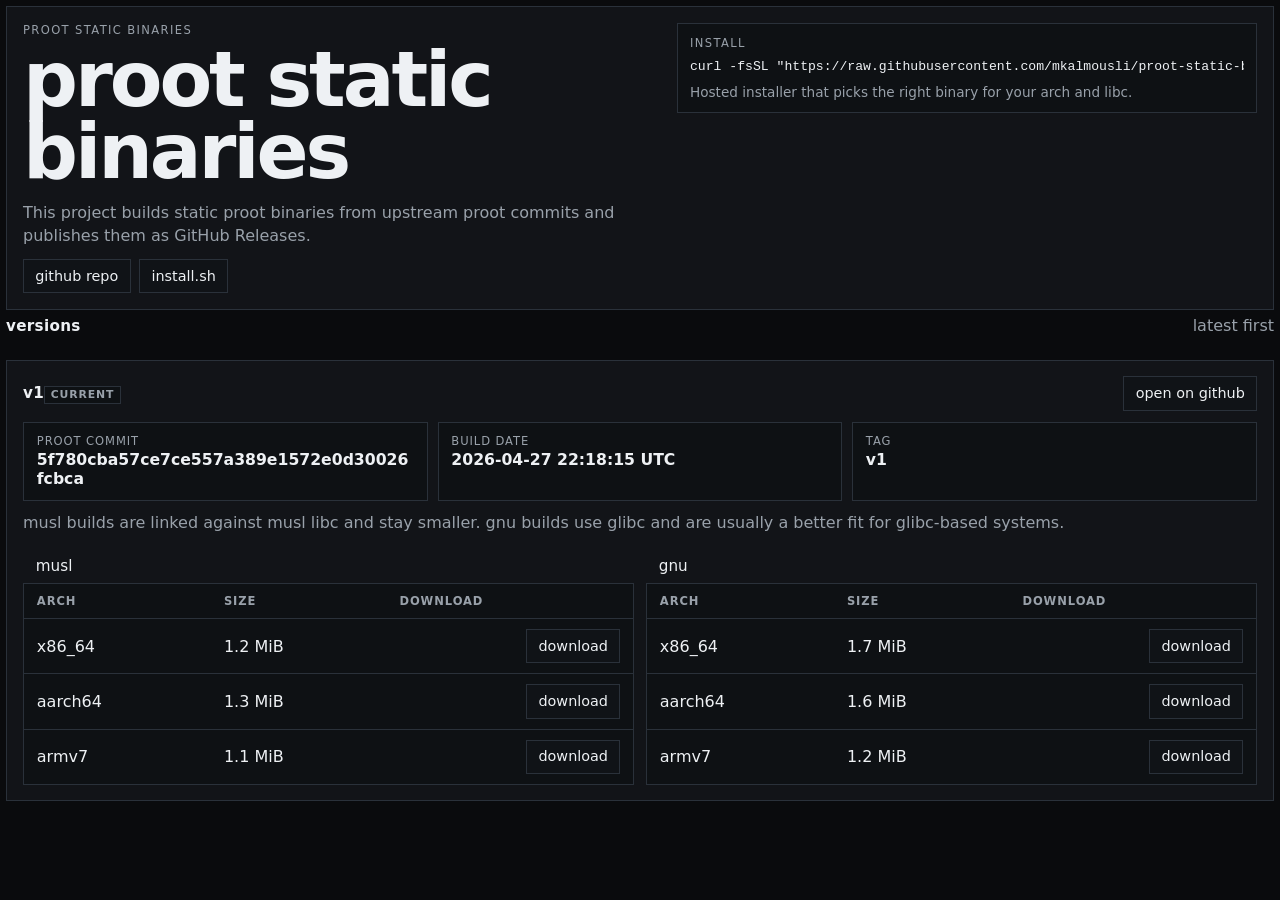
<file: index.html>
<!doctype html>
<html lang="en">
<head>
  <meta charset="utf-8">
  <meta name="viewport" content="width=device-width, initial-scale=1">
  <title>proot</title>
  <link rel="stylesheet" href="./style.css">
</head>
<body>

  <main class="shell">
    <section class="intro">
      <div class="intro-top">
        <div>
          <p class="eyebrow">proot static binaries</p>
          <h1>proot static binaries</h1>
          <p class="lede">This project builds static proot binaries from upstream proot commits and publishes them as GitHub Releases.</p>
          <div class="hero-links">
            <a class="button" href="https://github.com/mkalmousli/proot-static-binaries">github repo</a>
            <a class="button" href="https://raw.githubusercontent.com/mkalmousli/proot-static-binaries/master/install.sh">install.sh</a>
          </div>
        </div>
        <div class="snippet">
          <p class="eyebrow">install</p>
          <pre><code>curl -fsSL &quot;https://raw.githubusercontent.com/mkalmousli/proot-static-binaries/master/install.sh&quot; | sh</code></pre>
          <div class="note">Hosted installer that picks the right binary for your arch and libc.</div>
        </div>
      </div>
    </section>
    <section class="versions" id="versions">
      <div class="release-head">
        <h2>versions</h2>
        <span class="muted">latest first</span>
      </div>
      
    <section class="release" id="v1">
      <div class="release-head">
        <div class="release-title">
          <h2>v1<span class="current-tag">current</span></h2>
        </div>
        <a class="button" href="https://github.com/mkalmousli/proot-static-binaries/releases/tag/v1">open on github</a>
      </div>
      <div class="release-meta">
        <div class="meta-box"><span>proot commit</span><strong><a href="https://github.com/proot-me/proot/commit/5f780cba57ce7ce557a389e1572e0d30026fcbca">5f780cba57ce7ce557a389e1572e0d30026fcbca</a></strong></div>
        <div class="meta-box"><span>build date</span><strong>2026-04-27 22:18:15 UTC</strong></div>
        <div class="meta-box"><span>tag</span><strong>v1</strong></div>
      </div>
      <p class="download-note">musl builds are linked against musl libc and stay smaller. gnu builds use glibc and are usually a better fit for glibc-based systems.</p>
      <div class="tables">
        
      <table>
        <caption>musl</caption>
        <thead>
          <tr>
            <th>arch</th>
            <th>size</th>
            <th>download</th>
          </tr>
        </thead>
        <tbody>
          <tr><td>x86_64</td><td class="size">1.2 MiB</td><td class="download"><a class="button" href="https://github.com/mkalmousli/proot-static-binaries/releases/download/v1/proot-x86_64-musl">download</a></td></tr><tr><td>aarch64</td><td class="size">1.3 MiB</td><td class="download"><a class="button" href="https://github.com/mkalmousli/proot-static-binaries/releases/download/v1/proot-aarch64-musl">download</a></td></tr><tr><td>armv7</td><td class="size">1.1 MiB</td><td class="download"><a class="button" href="https://github.com/mkalmousli/proot-static-binaries/releases/download/v1/proot-armv7-musl">download</a></td></tr>
        </tbody>
      </table>
    
        
      <table>
        <caption>gnu</caption>
        <thead>
          <tr>
            <th>arch</th>
            <th>size</th>
            <th>download</th>
          </tr>
        </thead>
        <tbody>
          <tr><td>x86_64</td><td class="size">1.7 MiB</td><td class="download"><a class="button" href="https://github.com/mkalmousli/proot-static-binaries/releases/download/v1/proot-x86_64-gnu">download</a></td></tr><tr><td>aarch64</td><td class="size">1.6 MiB</td><td class="download"><a class="button" href="https://github.com/mkalmousli/proot-static-binaries/releases/download/v1/proot-aarch64-gnu">download</a></td></tr><tr><td>armv7</td><td class="size">1.2 MiB</td><td class="download"><a class="button" href="https://github.com/mkalmousli/proot-static-binaries/releases/download/v1/proot-armv7-gnu">download</a></td></tr>
        </tbody>
      </table>
    
      </div>
    </section>
    
    </section>
  </main>

</body>
</html>
</file>
<file: style.css>
:root {
  color-scheme: dark;
  --bg: #0a0b0d;
  --panel: #121418;
  --panel-2: #0e1114;
  --text: #eef1f4;
  --muted: #99a1aa;
  --line: #2a313a;
}

* {
  box-sizing: border-box;
}

html,
body {
  margin: 0;
  min-height: 100%;
}

body {
  color: var(--text);
  background: var(--bg);
  font-family: ui-sans-serif, system-ui, -apple-system, BlinkMacSystemFont, "Segoe UI", sans-serif;
}

a {
  color: inherit;
  text-decoration: none;
}

.shell {
  width: min(1500px, calc(100% - 0.75rem));
  margin: 0 auto;
  padding: 0.35rem 0 0.75rem;
}

.intro,
.release {
  border: 1px solid var(--line);
  background: var(--panel);
  border-radius: 0;
}

.intro {
  padding: 1rem;
  margin-bottom: 0.4rem;
}

.release {
  padding: 0.95rem 1rem;
  margin-top: 0.4rem;
}

.intro-top {
  display: grid;
  grid-template-columns: minmax(0, 1.1fr) minmax(0, 1fr);
  gap: 1rem;
  align-items: start;
}

.eyebrow,
.meta,
.muted,
.lede {
  color: var(--muted);
}

.eyebrow {
  margin: 0 0 0.45rem;
  font-size: 0.72rem;
  letter-spacing: 0.12em;
  text-transform: uppercase;
}

h1,
h2,
h3,
p {
  margin: 0;
}

h1 {
  font-size: clamp(2.5rem, 6vw, 5rem);
  line-height: 0.94;
  letter-spacing: -0.04em;
}

.lede {
  margin-top: 0.8rem;
  max-width: 68ch;
  font-size: clamp(1rem, 1.2vw, 1.15rem);
  line-height: 1.45;
}

.meta-stack {
  display: grid;
  gap: 0.45rem;
}

.meta-box {
  padding: 0.7rem 0.8rem;
  border: 1px solid var(--line);
  background: var(--panel-2);
}

.meta-box span {
  display: block;
  margin-bottom: 0.15rem;
  color: var(--muted);
  font-size: 0.72rem;
  letter-spacing: 0.08em;
  text-transform: uppercase;
}

.meta-box strong {
  font-size: 0.98rem;
  font-weight: 600;
  word-break: break-word;
}

.hero-links,
.meta-links {
  display: flex;
  flex-wrap: wrap;
  gap: 0.55rem;
  margin-top: 0.8rem;
}

.hero-links {
  margin-top: 0.7rem;
}

.pill,
.button {
  display: inline-flex;
  align-items: center;
  min-height: 2.15rem;
  padding: 0.26rem 0.7rem;
  border: 1px solid var(--line);
  background: #101317;
  font-size: 0.9rem;
  line-height: 1;
}

.hero-link {
  text-decoration: underline;
  text-underline-offset: 0.15em;
}

.versions {
  display: grid;
  gap: 0.55rem;
}

.release-head {
  display: flex;
  align-items: baseline;
  justify-content: space-between;
  gap: 1rem;
  margin-bottom: 0.6rem;
}

.release-head h2 {
  font-size: 0.95rem;
  letter-spacing: 0.02em;
  text-transform: lowercase;
}

.release-title {
  display: flex;
  flex-wrap: wrap;
  align-items: center;
  gap: 0.45rem;
}

.current-tag {
  display: inline-flex;
  padding: 0.1rem 0.35rem;
  border: 1px solid var(--line);
  background: var(--panel-2);
  color: var(--muted);
  font-size: 0.68rem;
  letter-spacing: 0.08em;
  text-transform: uppercase;
}

.release-meta {
  display: grid;
  grid-template-columns: repeat(3, minmax(0, 1fr));
  gap: 0.6rem;
  margin: 0.7rem 0 0.65rem;
}

.release-meta .meta-box {
  min-width: 0;
}

.tables {
  display: grid;
  grid-template-columns: repeat(2, minmax(0, 1fr));
  gap: 0.75rem;
}

.download-note {
  margin: 0 0 0.7rem;
  color: var(--muted);
  line-height: 1.45;
}

.snippet {
  border: 1px solid var(--line);
  background: var(--panel-2);
  padding: 0.75rem;
}

.snippet pre {
  margin: 0;
  overflow-x: auto;
  font-size: 0.82rem;
  line-height: 1.45;
  white-space: pre;
}

.snippet code {
  font-family: ui-monospace, SFMono-Regular, Menlo, Monaco, Consolas, "Liberation Mono", monospace;
}

.snippet .eyebrow {
  margin-bottom: 0.4rem;
}

.snippet .note {
  margin-top: 0.5rem;
  color: var(--muted);
  font-size: 0.85rem;
}

table {
  width: 100%;
  border-collapse: collapse;
  border: 1px solid var(--line);
  background: var(--panel-2);
}

caption {
  padding: 0.75rem 0.8rem 0.5rem;
  text-align: left;
  font-size: 0.95rem;
  text-transform: lowercase;
}

th,
td {
  padding: 0.62rem 0.8rem;
  border-top: 1px solid var(--line);
  text-align: left;
  vertical-align: middle;
}

th {
  color: var(--muted);
  font-size: 0.72rem;
  letter-spacing: 0.08em;
  text-transform: uppercase;
}

td.size,
td.download {
  white-space: nowrap;
}

td.download {
  text-align: right;
}

.muted-cell {
  color: var(--muted);
}

@media (max-width: 960px) {
  .intro-top,
  .release-meta,
  .tables {
    grid-template-columns: 1fr;
  }
}

@media (max-width: 720px) {
  .shell {
    width: min(100% - 0.5rem, 100%);
    padding-top: 0.25rem;
  }

  .intro,
  .release {
    padding: 0.8rem;
  }

  h1 {
    font-size: clamp(2.2rem, 14vw, 3.5rem);
  }
}
</file>
